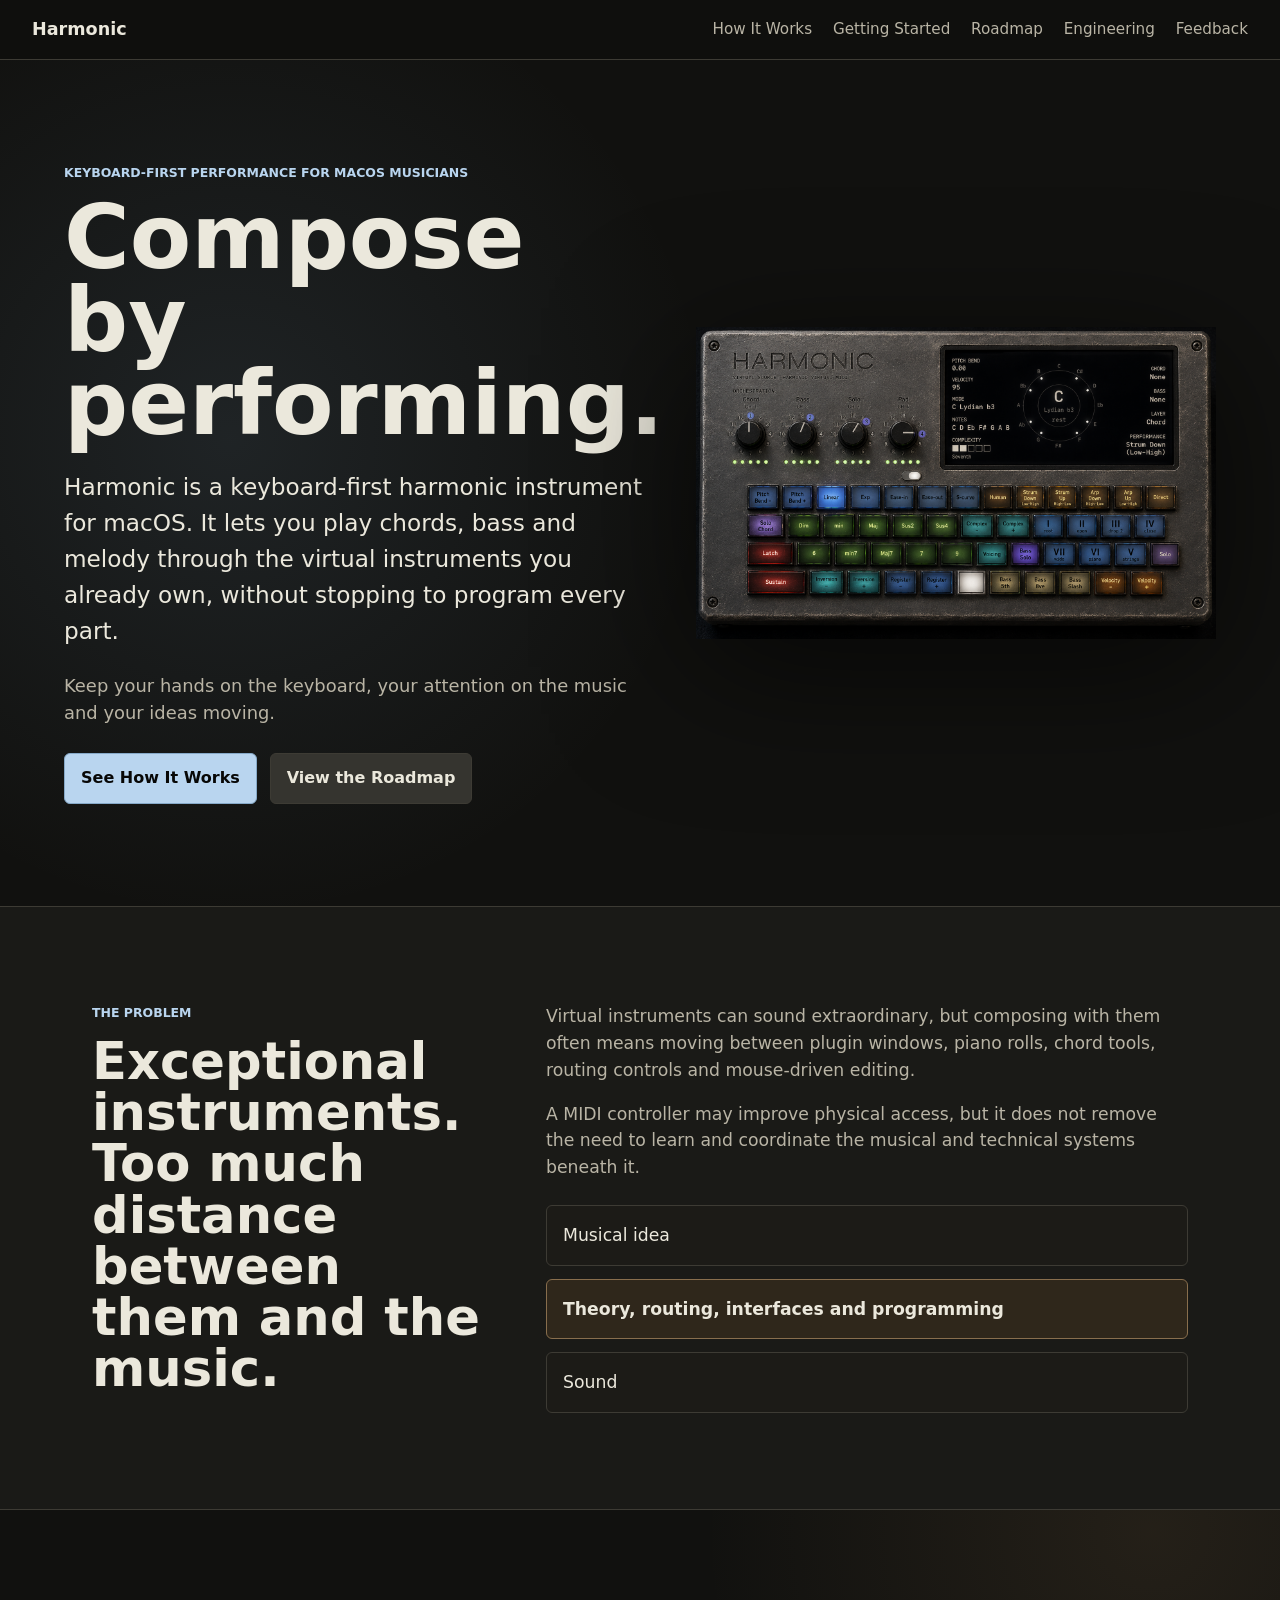
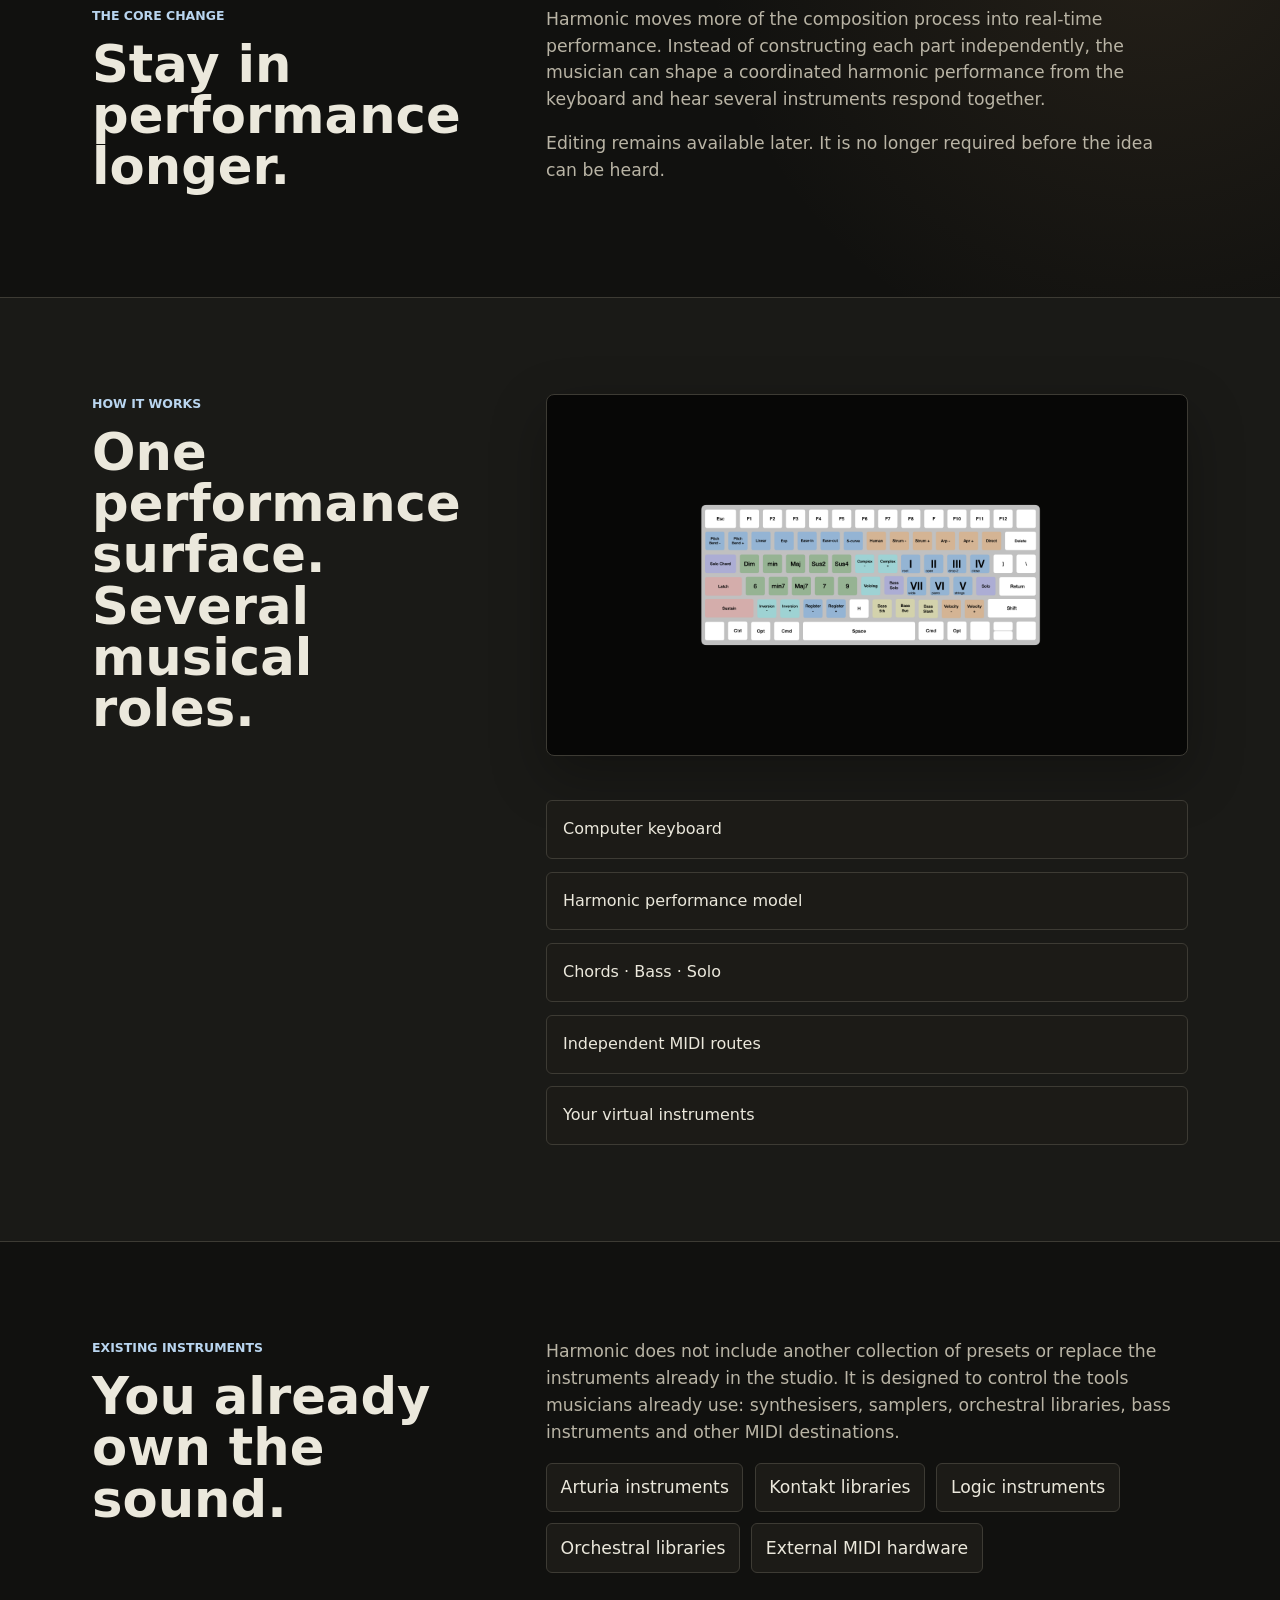
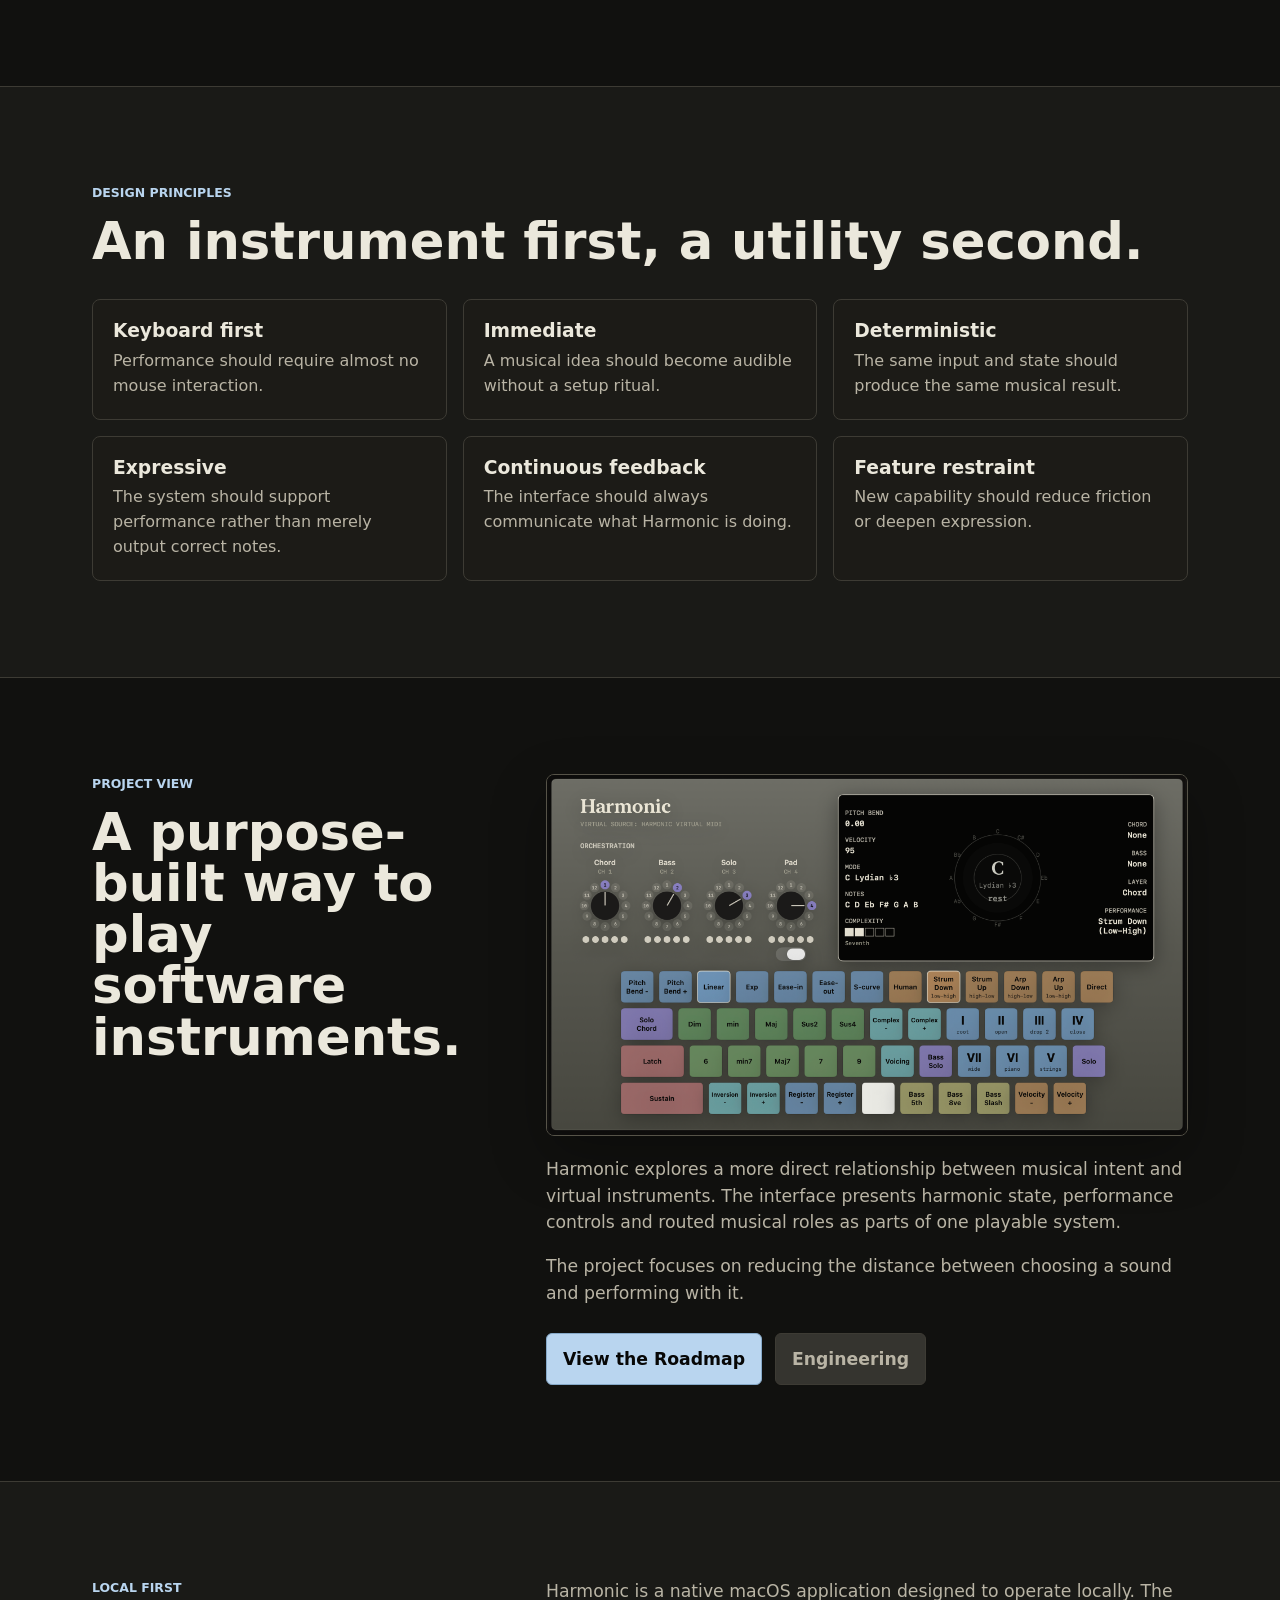
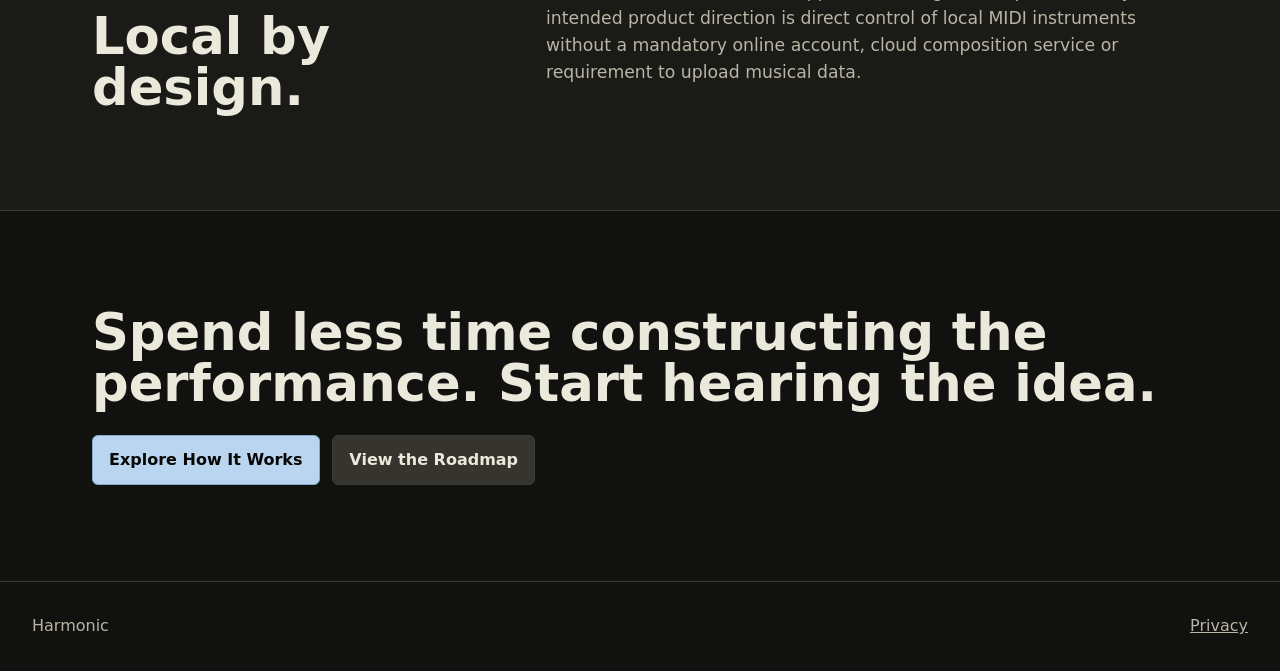
<file: index.html>
<!doctype html>
<html lang="en">
  <head>
    <meta charset="utf-8">
    <meta name="viewport" content="width=device-width, initial-scale=1">
    <title>Harmonic - Compose by performing</title>
    <meta name="description" content="Harmonic is a keyboard-first harmonic instrument for macOS that lets musicians perform chords, bass and melody through the virtual instruments they already own.">
    <link rel="stylesheet" href="assets/styles.css">
  </head>
  <body>
    <header class="site-header">
      <a class="brand" href="index.html" aria-label="Harmonic home">Harmonic</a>
      <button class="nav-toggle" type="button" aria-expanded="false" aria-controls="site-nav">Menu</button>
      <nav id="site-nav" class="site-nav" aria-label="Primary navigation">
        <a href="how-it-works.html">How It Works</a>
        <a href="getting-started.html">Getting Started</a>
        <a href="roadmap.html">Roadmap</a>
        <a href="engineering.html">Engineering</a>
        <a href="feedback.html">Feedback</a>
      </nav>
    </header>

    <main>
      <section class="hero">
        <div class="hero-copy">
          <p class="eyebrow">Keyboard-first performance for macOS musicians</p>
          <h1>Compose by performing.</h1>
          <p class="lede">Harmonic is a keyboard-first harmonic instrument for macOS. It lets you play chords, bass and melody through the virtual instruments you already own, without stopping to program every part.</p>
          <p>Keep your hands on the keyboard, your attention on the music and your ideas moving.</p>
          <div class="actions">
            <a class="button primary" href="how-it-works.html">See How It Works</a>
            <a class="button secondary" href="roadmap.html">View the Roadmap</a>
          </div>
        </div>
        <figure class="hero-media">
          <img src="assets/images/harmonic-device-mockup-v3.png" alt="Harmonic hardware-style interface concept with Chords, Bass and Solo controls.">
        </figure>
      </section>

      <section class="band">
        <div class="section-grid">
          <div>
            <p class="eyebrow">The problem</p>
            <h2>Exceptional instruments. Too much distance between them and the music.</h2>
          </div>
          <div class="copy-block">
            <p>Virtual instruments can sound extraordinary, but composing with them often means moving between plugin windows, piano rolls, chord tools, routing controls and mouse-driven editing.</p>
            <p>A MIDI controller may improve physical access, but it does not remove the need to learn and coordinate the musical and technical systems beneath it.</p>
            <div class="gap-diagram" aria-label="Musical idea through theory routing interfaces and programming to sound">
              <span>Musical idea</span>
              <strong>Theory, routing, interfaces and programming</strong>
              <span>Sound</span>
            </div>
          </div>
        </div>
      </section>

      <section class="section-grid">
        <div>
          <p class="eyebrow">The core change</p>
          <h2>Stay in performance longer.</h2>
        </div>
        <div class="copy-block">
          <p>Harmonic moves more of the composition process into real-time performance. Instead of constructing each part independently, the musician can shape a coordinated harmonic performance from the keyboard and hear several instruments respond together.</p>
          <p>Editing remains available later. It is no longer required before the idea can be heard.</p>
        </div>
      </section>

      <section class="band">
        <div class="section-grid">
          <div>
            <p class="eyebrow">How it works</p>
            <h2>One performance surface. Several musical roles.</h2>
          </div>
          <div class="media-stack">
            <img class="feature-image" src="assets/images/harmonic-key-map.png" alt="Harmonic keyboard map showing performance controls arranged across a computer keyboard.">
            <div class="flow">
              <span>Computer keyboard</span>
              <span>Harmonic performance model</span>
              <span>Chords · Bass · Solo</span>
              <span>Independent MIDI routes</span>
              <span>Your virtual instruments</span>
            </div>
          </div>
        </div>
      </section>

      <section class="section-grid">
        <div>
          <p class="eyebrow">Existing instruments</p>
          <h2>You already own the sound.</h2>
        </div>
        <div class="copy-block">
          <p>Harmonic does not include another collection of presets or replace the instruments already in the studio. It is designed to control the tools musicians already use: synthesisers, samplers, orchestral libraries, bass instruments and other MIDI destinations.</p>
          <ul class="tag-list" aria-label="Example MIDI destinations">
            <li>Arturia instruments</li>
            <li>Kontakt libraries</li>
            <li>Logic instruments</li>
            <li>Orchestral libraries</li>
            <li>External MIDI hardware</li>
          </ul>
        </div>
      </section>

      <section class="band">
        <div class="wide-section">
          <p class="eyebrow">Design principles</p>
          <h2>An instrument first, a utility second.</h2>
          <div class="principles">
            <article><h3>Keyboard first</h3><p>Performance should require almost no mouse interaction.</p></article>
            <article><h3>Immediate</h3><p>A musical idea should become audible without a setup ritual.</p></article>
            <article><h3>Deterministic</h3><p>The same input and state should produce the same musical result.</p></article>
            <article><h3>Expressive</h3><p>The system should support performance rather than merely output correct notes.</p></article>
            <article><h3>Continuous feedback</h3><p>The interface should always communicate what Harmonic is doing.</p></article>
            <article><h3>Feature restraint</h3><p>New capability should reduce friction or deepen expression.</p></article>
          </div>
        </div>
      </section>

      <section class="section-grid">
        <div>
          <p class="eyebrow">Project view</p>
          <h2>A purpose-built way to play software instruments.</h2>
        </div>
        <div class="media-stack">
          <img class="feature-image framed" src="assets/images/Screenshot%202026-07-26%20at%2022.38.55.png" alt="Development screenshot of the Harmonic interface.">
          <div class="copy-block">
            <p>Harmonic explores a more direct relationship between musical intent and virtual instruments. The interface presents harmonic state, performance controls and routed musical roles as parts of one playable system.</p>
            <p>The project focuses on reducing the distance between choosing a sound and performing with it.</p>
            <div class="actions">
              <a class="button primary" href="roadmap.html">View the Roadmap</a>
              <a class="button secondary" href="engineering.html">Engineering</a>
            </div>
          </div>
        </div>
      </section>

      <section class="band">
        <div class="section-grid">
          <div>
            <p class="eyebrow">Local first</p>
            <h2>Local by design.</h2>
          </div>
          <div class="copy-block">
            <p>Harmonic is a native macOS application designed to operate locally. The intended product direction is direct control of local MIDI instruments without a mandatory online account, cloud composition service or requirement to upload musical data.</p>
          </div>
        </div>
      </section>

      <section class="final-cta">
        <h2>Spend less time constructing the performance. Start hearing the idea.</h2>
        <div class="actions">
          <a class="button primary" href="how-it-works.html">Explore How It Works</a>
          <a class="button secondary" href="roadmap.html">View the Roadmap</a>
        </div>
      </section>
    </main>

    <footer class="site-footer">
      <span>Harmonic</span>
      <a href="privacy.html">Privacy</a>
    </footer>
    <script src="assets/site.js"></script>
  </body>
</html>
</file>
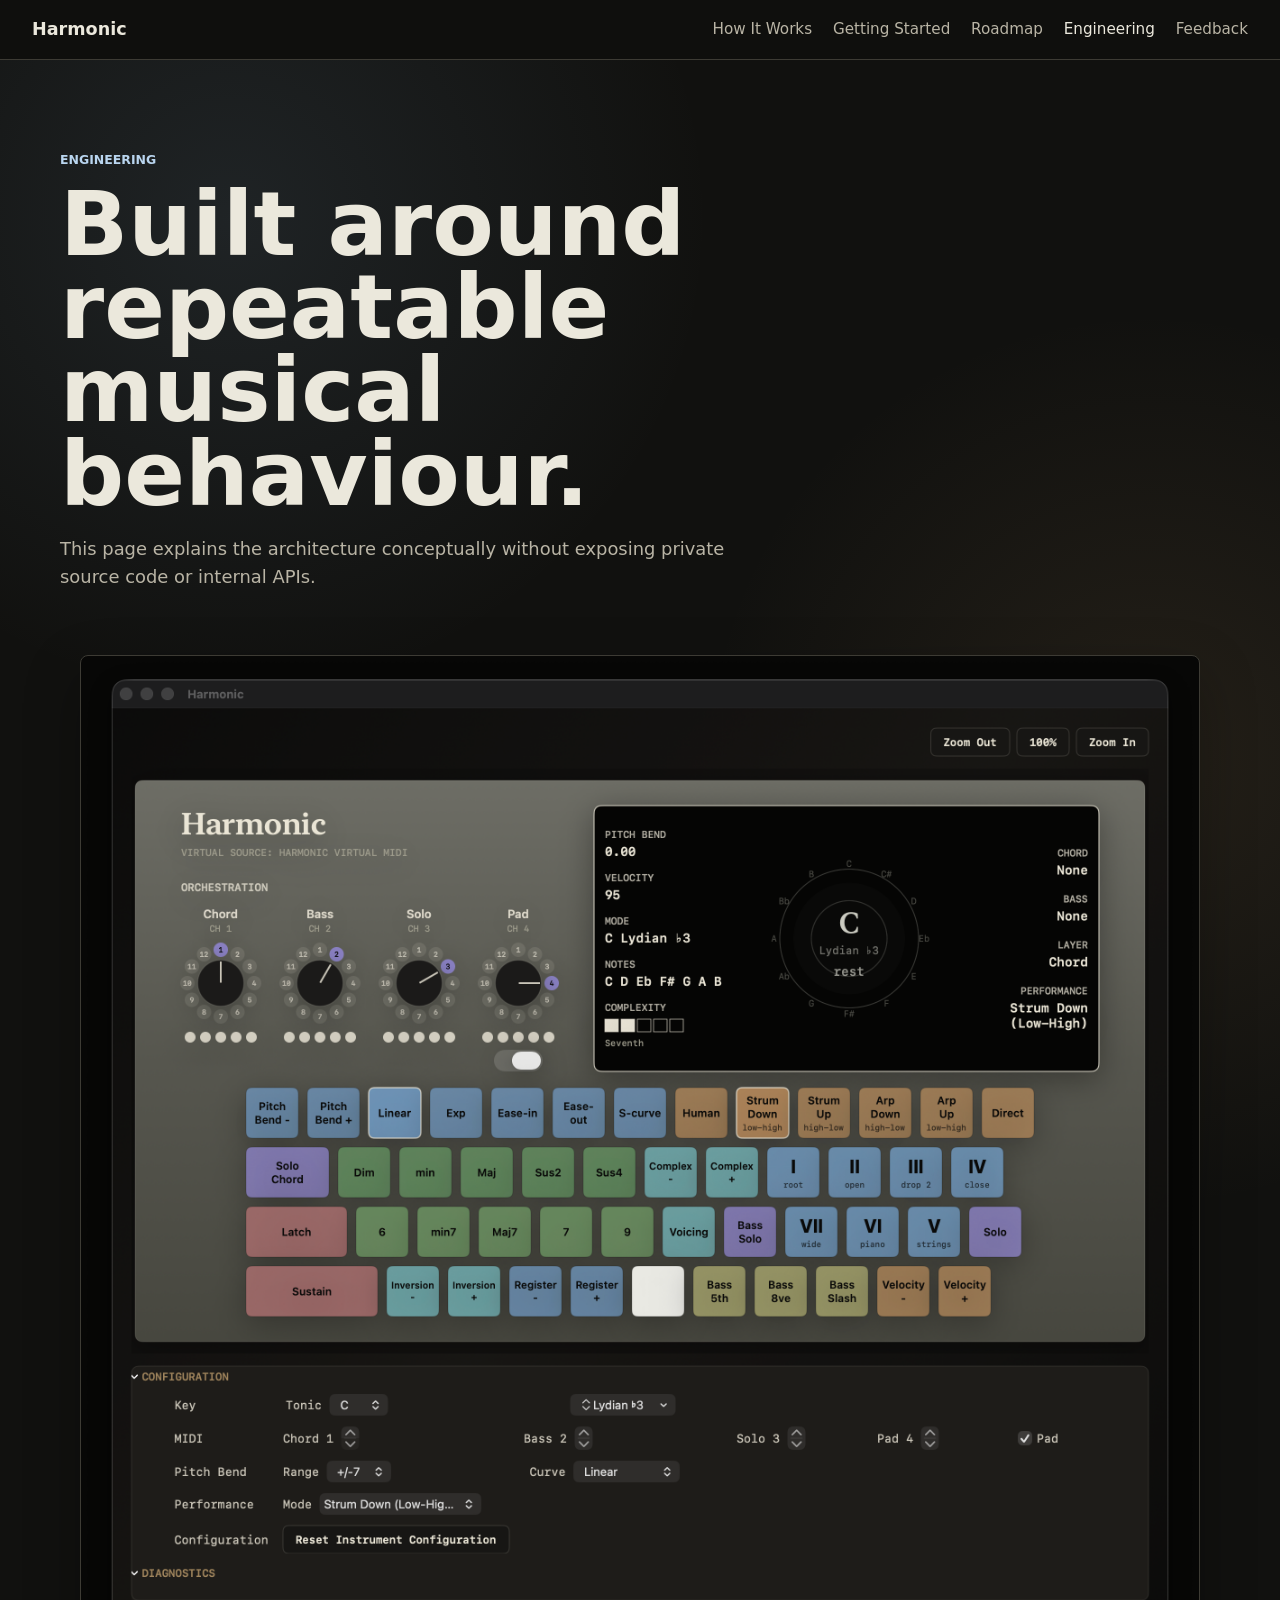
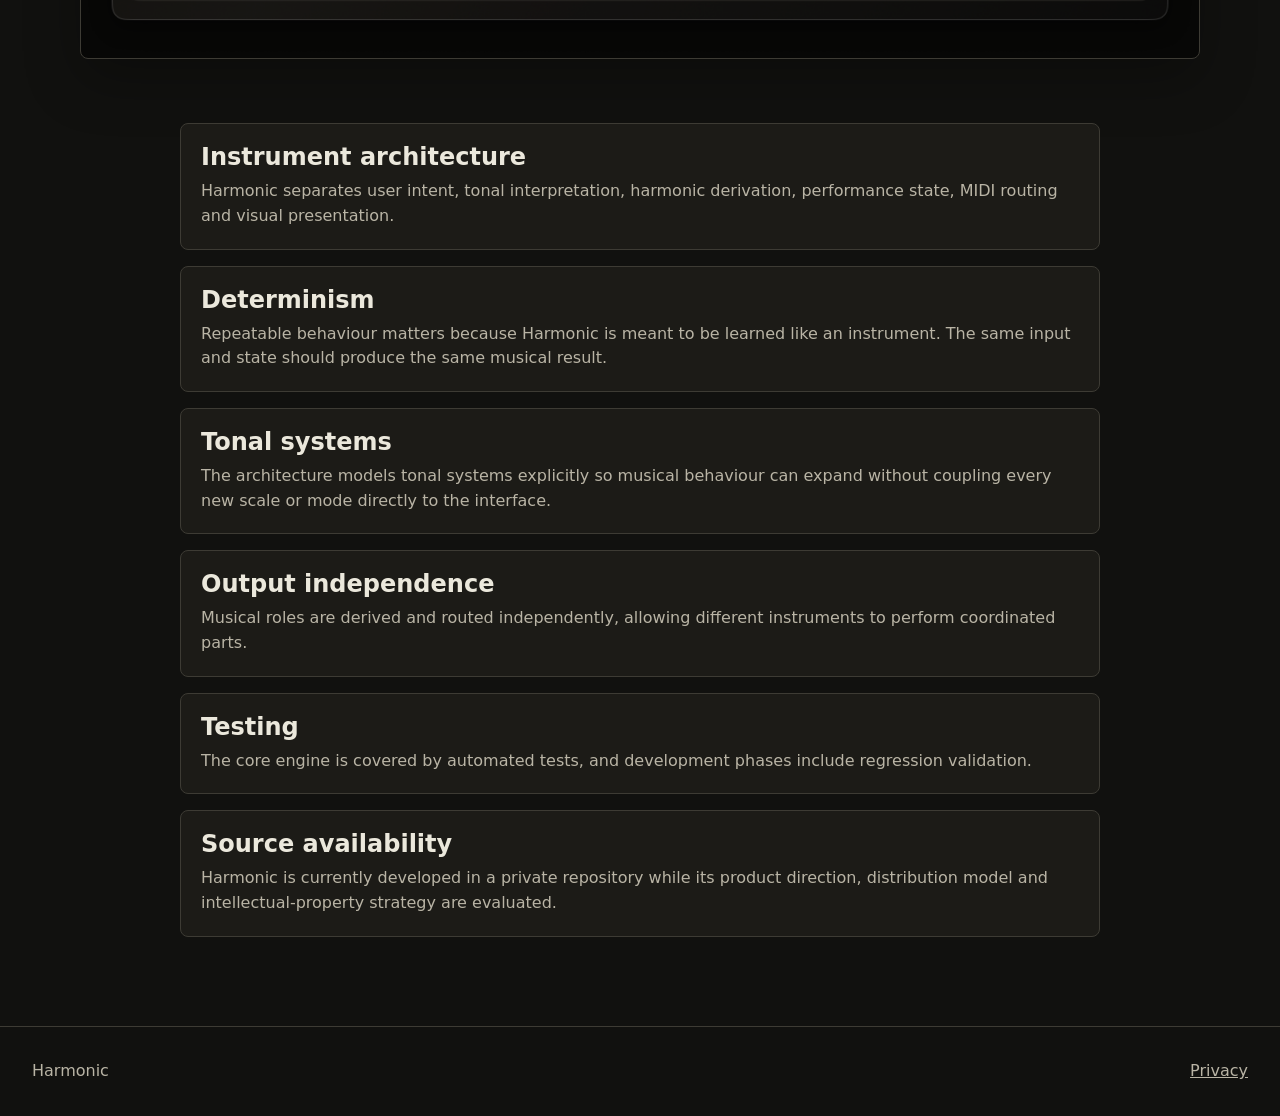
<file: engineering.html>
<!doctype html>
<html lang="en">
  <head>
    <meta charset="utf-8">
    <meta name="viewport" content="width=device-width, initial-scale=1">
    <title>Engineering - Harmonic</title>
    <meta name="description" content="Conceptual engineering notes for Harmonic's deterministic performance architecture.">
    <link rel="stylesheet" href="assets/styles.css">
  </head>
  <body>
    <header class="site-header">
      <a class="brand" href="index.html">Harmonic</a>
      <button class="nav-toggle" type="button" aria-expanded="false" aria-controls="site-nav">Menu</button>
      <nav id="site-nav" class="site-nav" aria-label="Primary navigation">
        <a href="how-it-works.html">How It Works</a>
        <a href="getting-started.html">Getting Started</a>
        <a href="roadmap.html">Roadmap</a>
        <a aria-current="page" href="engineering.html">Engineering</a>
        <a href="feedback.html">Feedback</a>
      </nav>
    </header>
    <main class="page">
      <header class="page-intro">
        <p class="eyebrow">Engineering</p>
        <h1>Built around repeatable musical behaviour.</h1>
        <p>This page explains the architecture conceptually without exposing private source code or internal APIs.</p>
      </header>
      <figure class="page-media">
        <img src="assets/images/Screenshot%202026-07-26%20at%2022.38.19.png" alt="Development screenshot of Harmonic showing interface, configuration and diagnostics areas.">
      </figure>
      <section class="content-list">
        <article><h2>Instrument architecture</h2><p>Harmonic separates user intent, tonal interpretation, harmonic derivation, performance state, MIDI routing and visual presentation.</p></article>
        <article><h2>Determinism</h2><p>Repeatable behaviour matters because Harmonic is meant to be learned like an instrument. The same input and state should produce the same musical result.</p></article>
        <article><h2>Tonal systems</h2><p>The architecture models tonal systems explicitly so musical behaviour can expand without coupling every new scale or mode directly to the interface.</p></article>
        <article><h2>Output independence</h2><p>Musical roles are derived and routed independently, allowing different instruments to perform coordinated parts.</p></article>
        <article><h2>Testing</h2><p>The core engine is covered by automated tests, and development phases include regression validation.</p></article>
        <article><h2>Source availability</h2><p>Harmonic is currently developed in a private repository while its product direction, distribution model and intellectual-property strategy are evaluated.</p></article>
      </section>
    </main>
    <footer class="site-footer"><span>Harmonic</span><a href="privacy.html">Privacy</a></footer>
    <script src="assets/site.js"></script>
  </body>
</html>
</file>
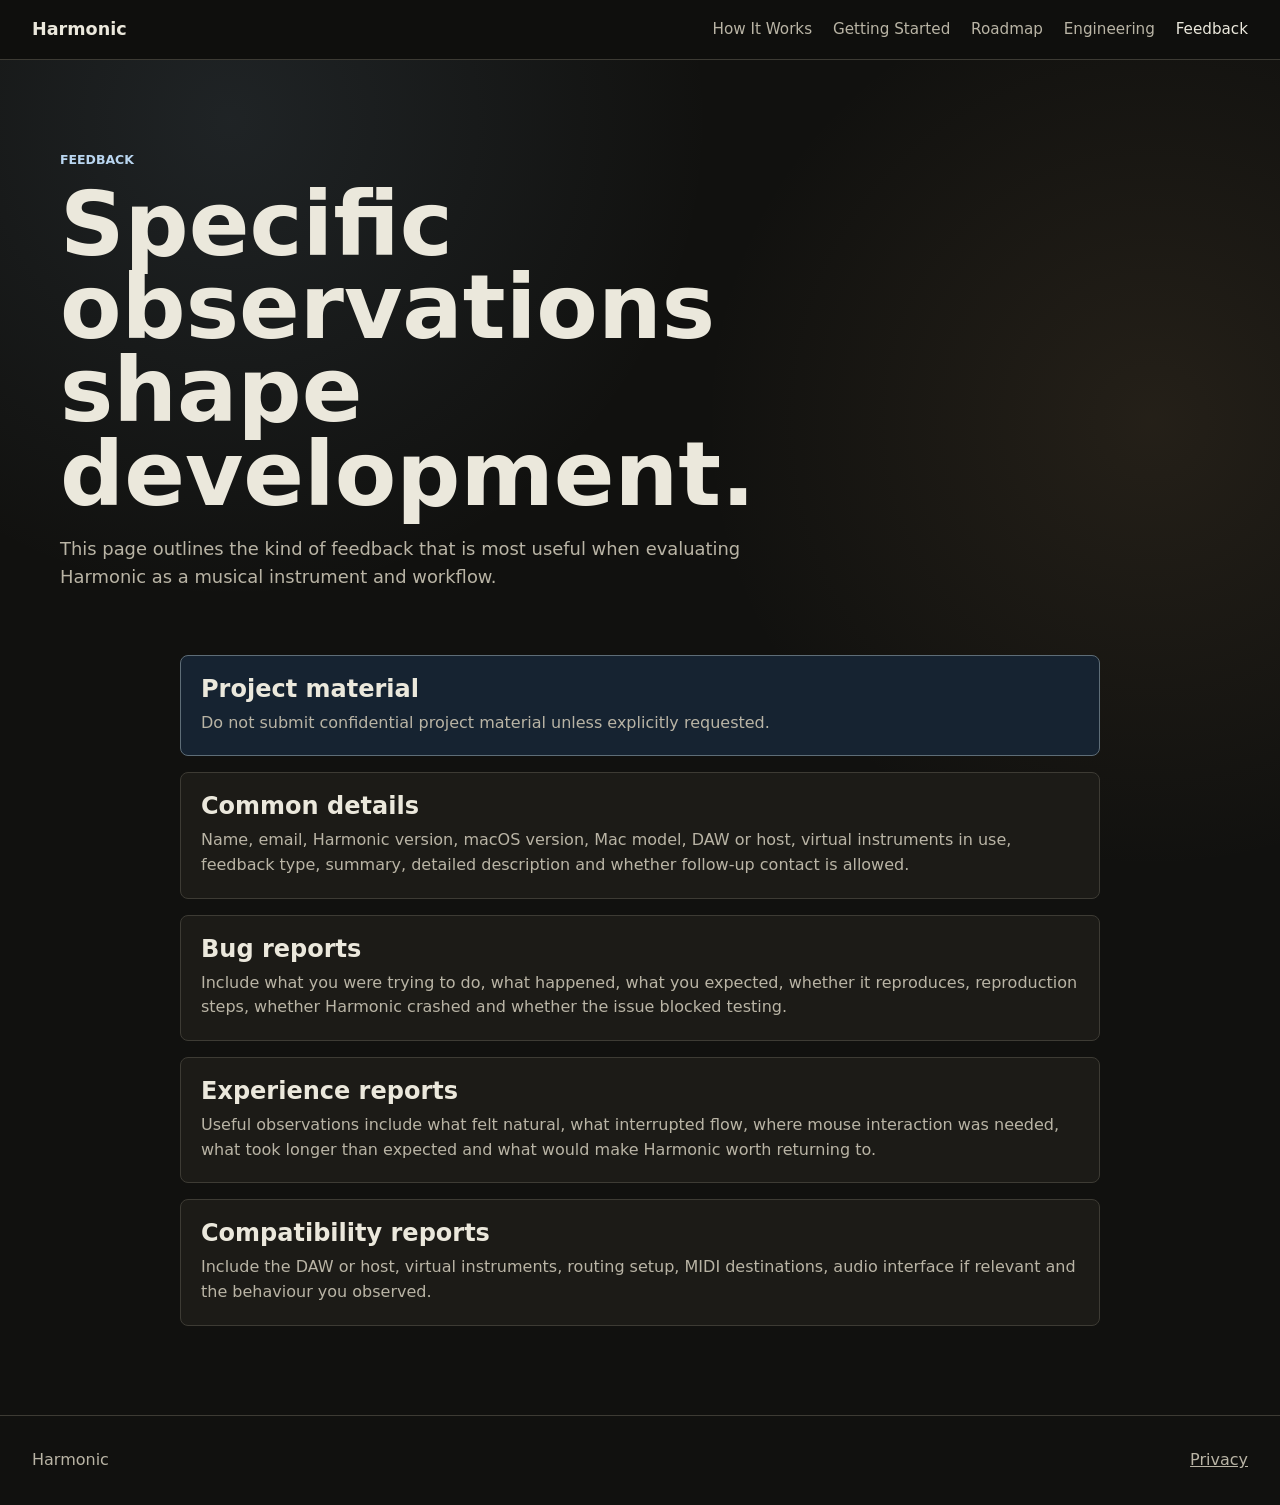
<file: feedback.html>
<!doctype html>
<html lang="en">
  <head>
    <meta charset="utf-8">
    <meta name="viewport" content="width=device-width, initial-scale=1">
    <title>Feedback - Harmonic</title>
    <meta name="description" content="Feedback themes and project observation guidance for Harmonic.">
    <link rel="stylesheet" href="assets/styles.css">
  </head>
  <body>
    <header class="site-header">
      <a class="brand" href="index.html">Harmonic</a>
      <button class="nav-toggle" type="button" aria-expanded="false" aria-controls="site-nav">Menu</button>
      <nav id="site-nav" class="site-nav" aria-label="Primary navigation">
        <a href="how-it-works.html">How It Works</a>
        <a href="getting-started.html">Getting Started</a>
        <a href="roadmap.html">Roadmap</a>
        <a href="engineering.html">Engineering</a>
        <a aria-current="page" href="feedback.html">Feedback</a>
      </nav>
    </header>
    <main class="page">
      <header class="page-intro">
        <p class="eyebrow">Feedback</p>
        <h1>Specific observations shape development.</h1>
        <p>This page outlines the kind of feedback that is most useful when evaluating Harmonic as a musical instrument and workflow.</p>
      </header>
      <section class="content-list">
        <article class="callout"><h2>Project material</h2><p>Do not submit confidential project material unless explicitly requested.</p></article>
        <article><h2>Common details</h2><p>Name, email, Harmonic version, macOS version, Mac model, DAW or host, virtual instruments in use, feedback type, summary, detailed description and whether follow-up contact is allowed.</p></article>
        <article><h2>Bug reports</h2><p>Include what you were trying to do, what happened, what you expected, whether it reproduces, reproduction steps, whether Harmonic crashed and whether the issue blocked testing.</p></article>
        <article><h2>Experience reports</h2><p>Useful observations include what felt natural, what interrupted flow, where mouse interaction was needed, what took longer than expected and what would make Harmonic worth returning to.</p></article>
        <article><h2>Compatibility reports</h2><p>Include the DAW or host, virtual instruments, routing setup, MIDI destinations, audio interface if relevant and the behaviour you observed.</p></article>
      </section>
    </main>
    <footer class="site-footer"><span>Harmonic</span><a href="privacy.html">Privacy</a></footer>
    <script src="assets/site.js"></script>
  </body>
</html>
</file>
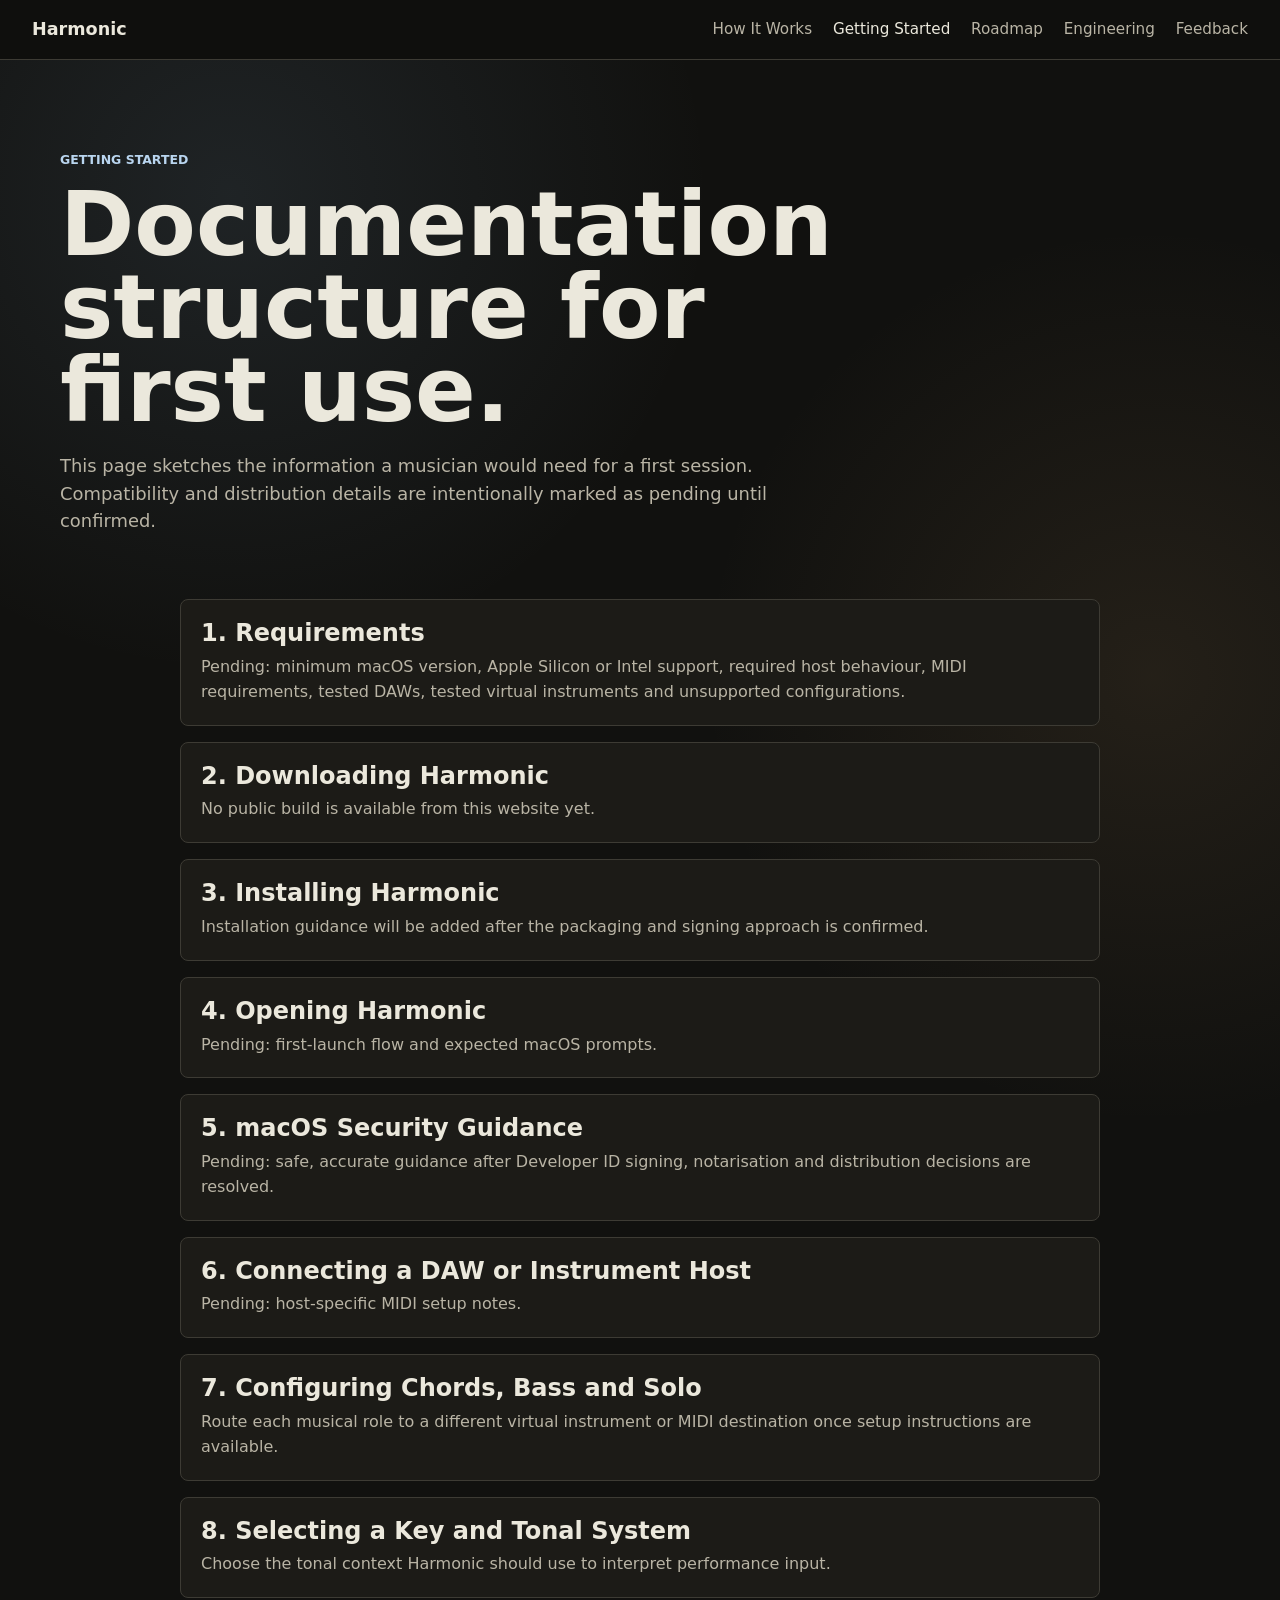
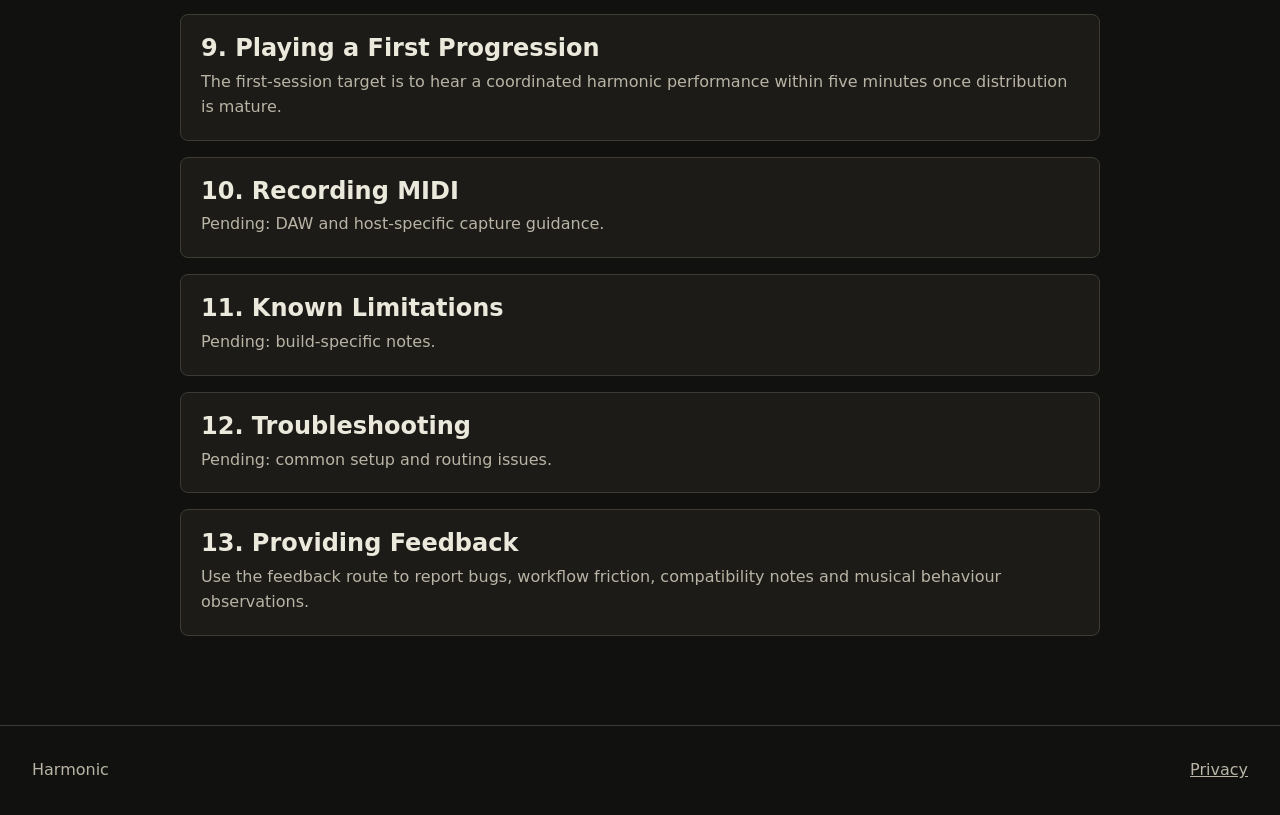
<file: getting-started.html>
<!doctype html>
<html lang="en">
  <head>
    <meta charset="utf-8">
    <meta name="viewport" content="width=device-width, initial-scale=1">
    <title>Getting Started - Harmonic</title>
    <meta name="description" content="Initial onboarding structure for installing Harmonic and connecting MIDI instruments.">
    <link rel="stylesheet" href="assets/styles.css">
  </head>
  <body>
    <header class="site-header">
      <a class="brand" href="index.html">Harmonic</a>
      <button class="nav-toggle" type="button" aria-expanded="false" aria-controls="site-nav">Menu</button>
      <nav id="site-nav" class="site-nav" aria-label="Primary navigation">
        <a href="how-it-works.html">How It Works</a>
        <a aria-current="page" href="getting-started.html">Getting Started</a>
        <a href="roadmap.html">Roadmap</a>
        <a href="engineering.html">Engineering</a>
        <a href="feedback.html">Feedback</a>
      </nav>
    </header>
    <main class="page">
      <header class="page-intro">
        <p class="eyebrow">Getting started</p>
        <h1>Documentation structure for first use.</h1>
        <p>This page sketches the information a musician would need for a first session. Compatibility and distribution details are intentionally marked as pending until confirmed.</p>
      </header>
      <section class="checklist">
        <article><h2>1. Requirements</h2><p>Pending: minimum macOS version, Apple Silicon or Intel support, required host behaviour, MIDI requirements, tested DAWs, tested virtual instruments and unsupported configurations.</p></article>
        <article><h2>2. Downloading Harmonic</h2><p>No public build is available from this website yet.</p></article>
        <article><h2>3. Installing Harmonic</h2><p>Installation guidance will be added after the packaging and signing approach is confirmed.</p></article>
        <article><h2>4. Opening Harmonic</h2><p>Pending: first-launch flow and expected macOS prompts.</p></article>
        <article><h2>5. macOS Security Guidance</h2><p>Pending: safe, accurate guidance after Developer ID signing, notarisation and distribution decisions are resolved.</p></article>
        <article><h2>6. Connecting a DAW or Instrument Host</h2><p>Pending: host-specific MIDI setup notes.</p></article>
        <article><h2>7. Configuring Chords, Bass and Solo</h2><p>Route each musical role to a different virtual instrument or MIDI destination once setup instructions are available.</p></article>
        <article><h2>8. Selecting a Key and Tonal System</h2><p>Choose the tonal context Harmonic should use to interpret performance input.</p></article>
        <article><h2>9. Playing a First Progression</h2><p>The first-session target is to hear a coordinated harmonic performance within five minutes once distribution is mature.</p></article>
        <article><h2>10. Recording MIDI</h2><p>Pending: DAW and host-specific capture guidance.</p></article>
        <article><h2>11. Known Limitations</h2><p>Pending: build-specific notes.</p></article>
        <article><h2>12. Troubleshooting</h2><p>Pending: common setup and routing issues.</p></article>
        <article><h2>13. Providing Feedback</h2><p>Use the feedback route to report bugs, workflow friction, compatibility notes and musical behaviour observations.</p></article>
      </section>
    </main>
    <footer class="site-footer"><span>Harmonic</span><a href="privacy.html">Privacy</a></footer>
    <script src="assets/site.js"></script>
  </body>
</html>
</file>
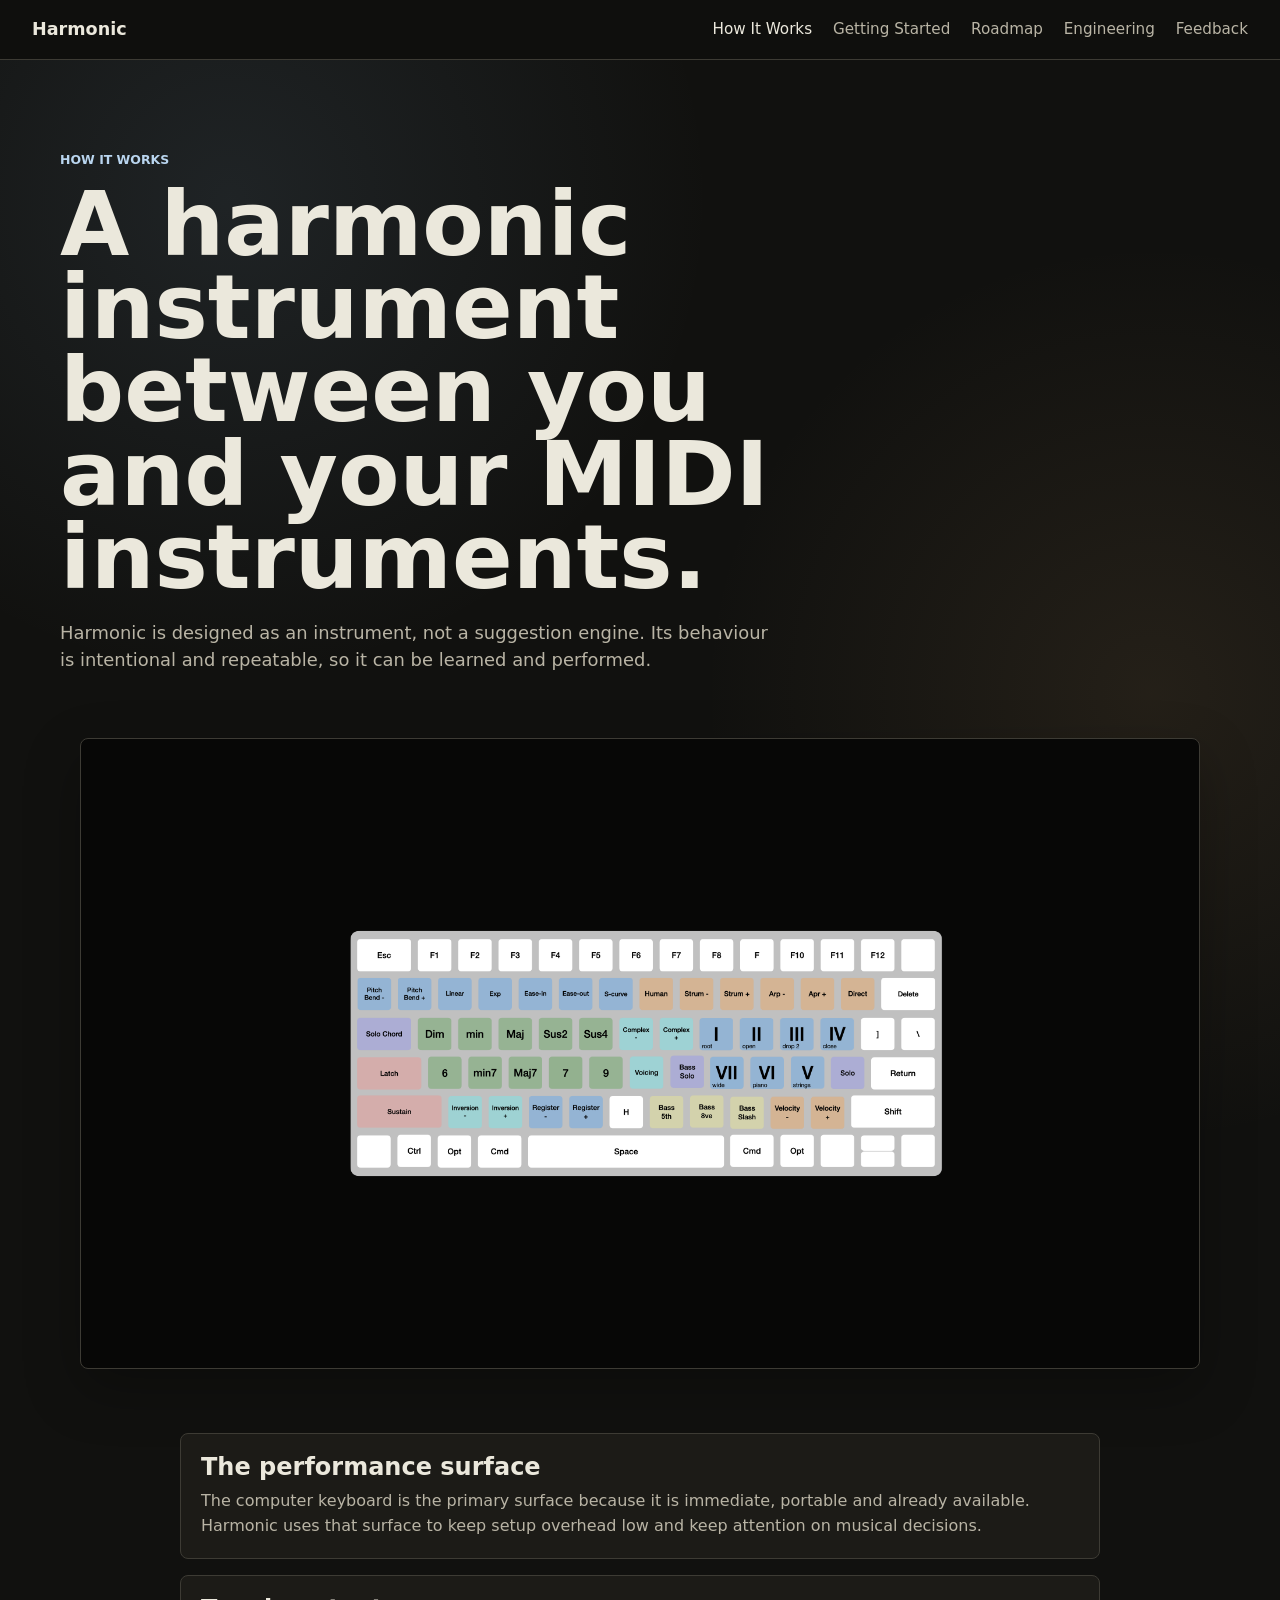
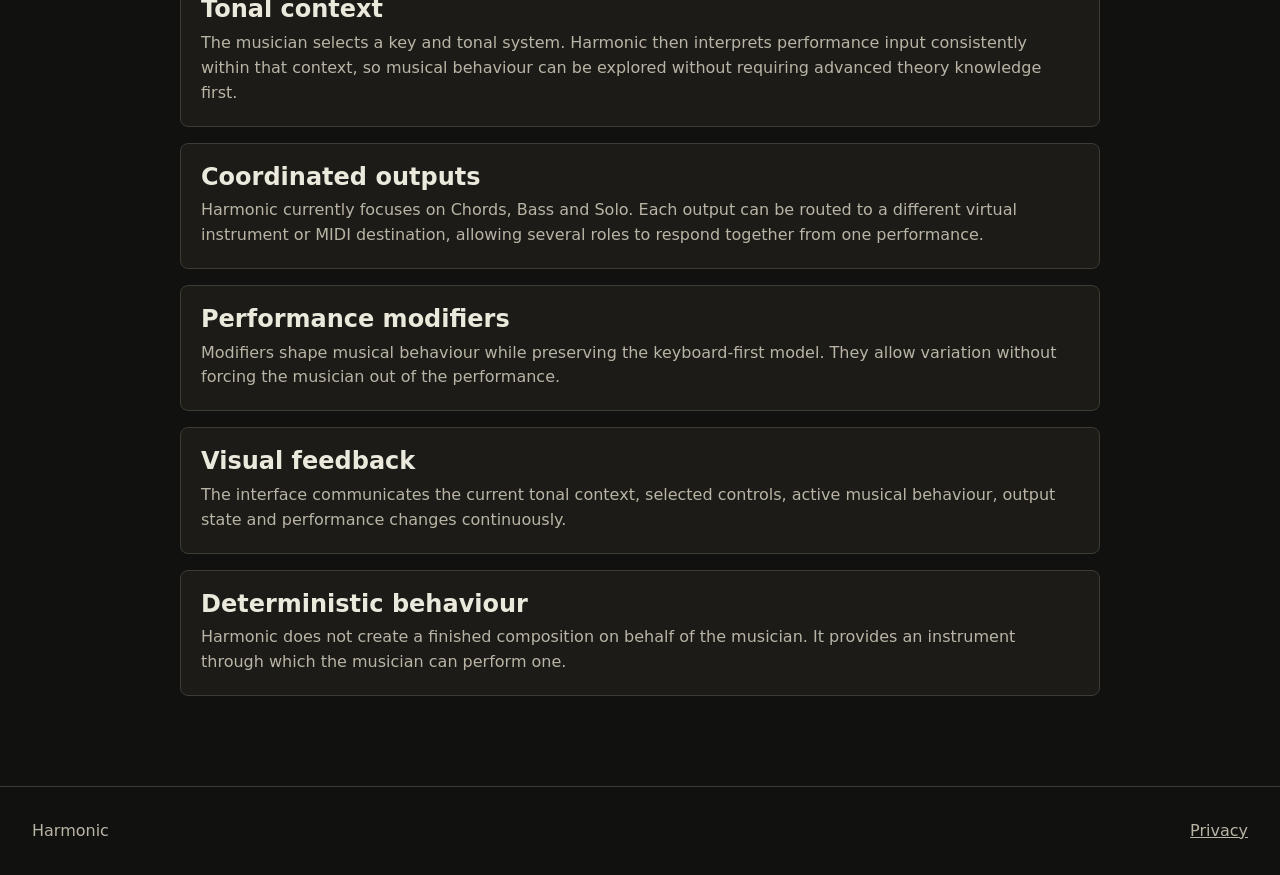
<file: how-it-works.html>
<!doctype html>
<html lang="en">
  <head>
    <meta charset="utf-8">
    <meta name="viewport" content="width=device-width, initial-scale=1">
    <title>How It Works - Harmonic</title>
    <meta name="description" content="How Harmonic turns keyboard-first performance input into coordinated chords, bass and solo MIDI outputs.">
    <link rel="stylesheet" href="assets/styles.css">
  </head>
  <body>
    <header class="site-header">
      <a class="brand" href="index.html">Harmonic</a>
      <button class="nav-toggle" type="button" aria-expanded="false" aria-controls="site-nav">Menu</button>
      <nav id="site-nav" class="site-nav" aria-label="Primary navigation">
        <a aria-current="page" href="how-it-works.html">How It Works</a>
        <a href="getting-started.html">Getting Started</a>
        <a href="roadmap.html">Roadmap</a>
        <a href="engineering.html">Engineering</a>
        <a href="feedback.html">Feedback</a>
      </nav>
    </header>
    <main class="page">
      <header class="page-intro">
        <p class="eyebrow">How it works</p>
        <h1>A harmonic instrument between you and your MIDI instruments.</h1>
        <p>Harmonic is designed as an instrument, not a suggestion engine. Its behaviour is intentional and repeatable, so it can be learned and performed.</p>
      </header>
      <figure class="page-media">
        <img src="assets/images/harmonic-key-map.png" alt="Harmonic keyboard map showing performance controls across the computer keyboard.">
      </figure>
      <section class="content-list">
        <article><h2>The performance surface</h2><p>The computer keyboard is the primary surface because it is immediate, portable and already available. Harmonic uses that surface to keep setup overhead low and keep attention on musical decisions.</p></article>
        <article><h2>Tonal context</h2><p>The musician selects a key and tonal system. Harmonic then interprets performance input consistently within that context, so musical behaviour can be explored without requiring advanced theory knowledge first.</p></article>
        <article><h2>Coordinated outputs</h2><p>Harmonic currently focuses on Chords, Bass and Solo. Each output can be routed to a different virtual instrument or MIDI destination, allowing several roles to respond together from one performance.</p></article>
        <article><h2>Performance modifiers</h2><p>Modifiers shape musical behaviour while preserving the keyboard-first model. They allow variation without forcing the musician out of the performance.</p></article>
        <article><h2>Visual feedback</h2><p>The interface communicates the current tonal context, selected controls, active musical behaviour, output state and performance changes continuously.</p></article>
        <article><h2>Deterministic behaviour</h2><p>Harmonic does not create a finished composition on behalf of the musician. It provides an instrument through which the musician can perform one.</p></article>
      </section>
    </main>
    <footer class="site-footer"><span>Harmonic</span><a href="privacy.html">Privacy</a></footer>
    <script src="assets/site.js"></script>
  </body>
</html>
</file>
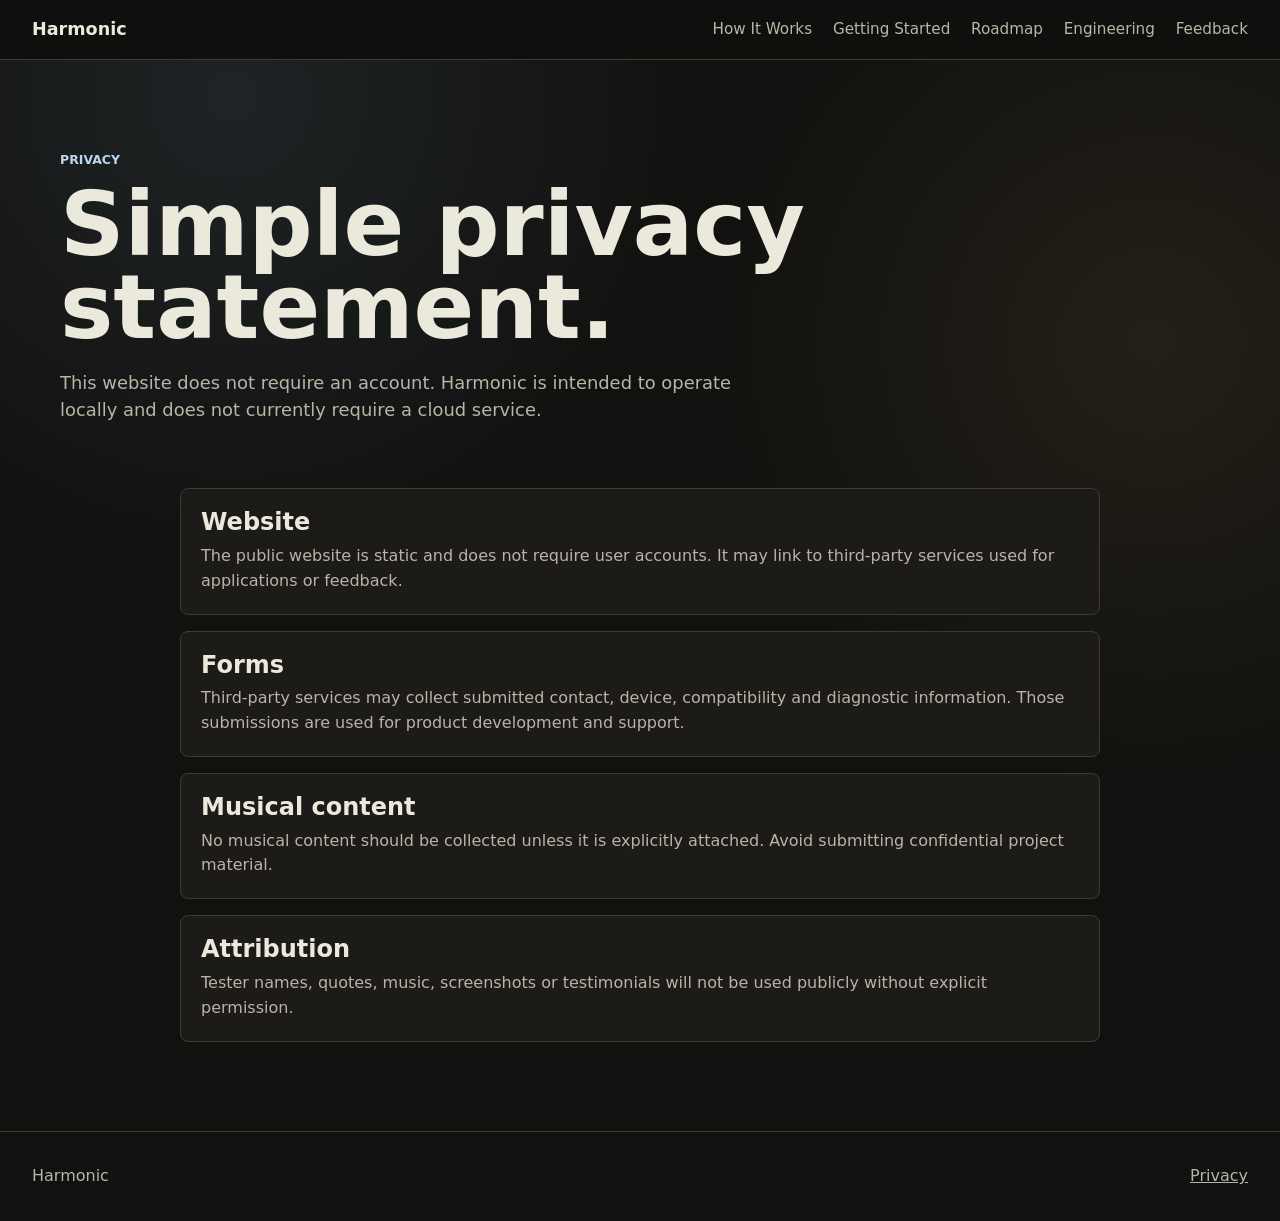
<file: privacy.html>
<!doctype html>
<html lang="en">
  <head>
    <meta charset="utf-8">
    <meta name="viewport" content="width=device-width, initial-scale=1">
    <title>Privacy - Harmonic</title>
    <meta name="description" content="Privacy statement for the Harmonic website and feedback process.">
    <link rel="stylesheet" href="assets/styles.css">
  </head>
  <body>
    <header class="site-header">
      <a class="brand" href="index.html">Harmonic</a>
      <button class="nav-toggle" type="button" aria-expanded="false" aria-controls="site-nav">Menu</button>
      <nav id="site-nav" class="site-nav" aria-label="Primary navigation">
        <a href="how-it-works.html">How It Works</a>
        <a href="getting-started.html">Getting Started</a>
        <a href="roadmap.html">Roadmap</a>
        <a href="engineering.html">Engineering</a>
        <a href="feedback.html">Feedback</a>
      </nav>
    </header>
    <main class="page">
      <header class="page-intro">
        <p class="eyebrow">Privacy</p>
        <h1>Simple privacy statement.</h1>
        <p>This website does not require an account. Harmonic is intended to operate locally and does not currently require a cloud service.</p>
      </header>
      <section class="content-list">
        <article><h2>Website</h2><p>The public website is static and does not require user accounts. It may link to third-party services used for applications or feedback.</p></article>
        <article><h2>Forms</h2><p>Third-party services may collect submitted contact, device, compatibility and diagnostic information. Those submissions are used for product development and support.</p></article>
        <article><h2>Musical content</h2><p>No musical content should be collected unless it is explicitly attached. Avoid submitting confidential project material.</p></article>
        <article><h2>Attribution</h2><p>Tester names, quotes, music, screenshots or testimonials will not be used publicly without explicit permission.</p></article>
      </section>
    </main>
    <footer class="site-footer"><span>Harmonic</span><a href="privacy.html">Privacy</a></footer>
    <script src="assets/site.js"></script>
  </body>
</html>
</file>
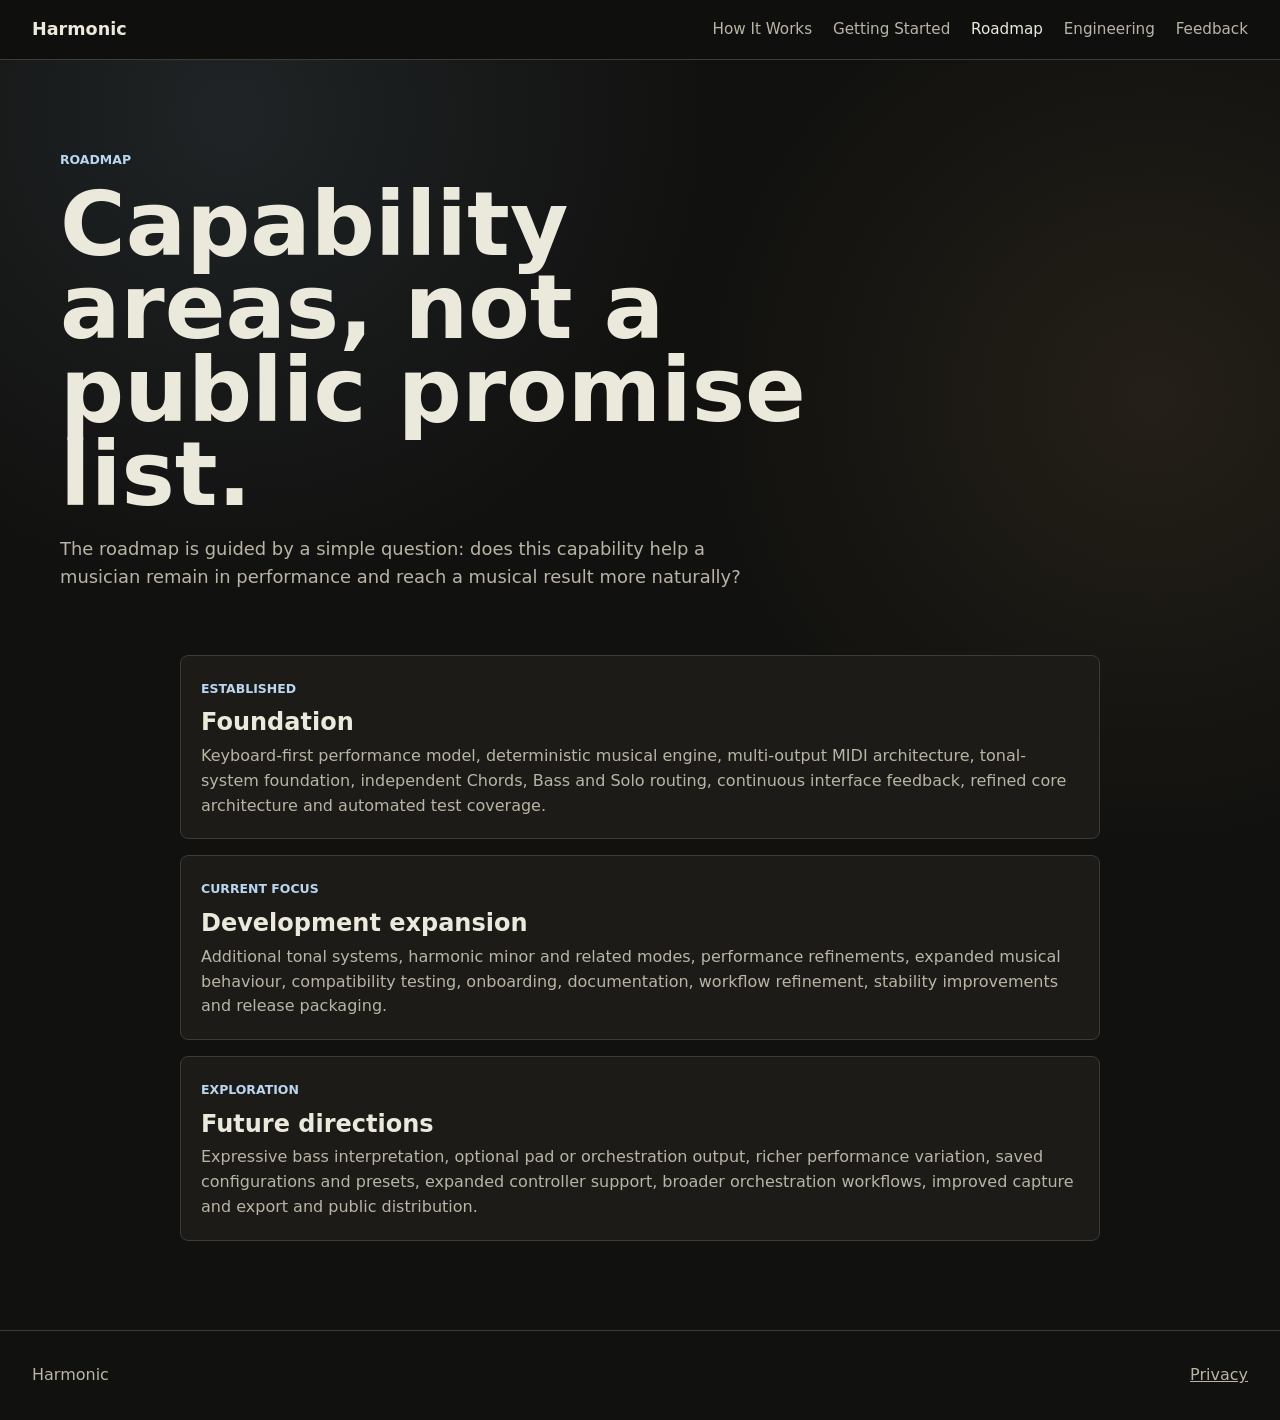
<file: roadmap.html>
<!doctype html>
<html lang="en">
  <head>
    <meta charset="utf-8">
    <meta name="viewport" content="width=device-width, initial-scale=1">
    <title>Roadmap - Harmonic</title>
    <meta name="description" content="Public roadmap themes for Harmonic development and future exploration.">
    <link rel="stylesheet" href="assets/styles.css">
  </head>
  <body>
    <header class="site-header">
      <a class="brand" href="index.html">Harmonic</a>
      <button class="nav-toggle" type="button" aria-expanded="false" aria-controls="site-nav">Menu</button>
      <nav id="site-nav" class="site-nav" aria-label="Primary navigation">
        <a href="how-it-works.html">How It Works</a>
        <a href="getting-started.html">Getting Started</a>
        <a aria-current="page" href="roadmap.html">Roadmap</a>
        <a href="engineering.html">Engineering</a>
        <a href="feedback.html">Feedback</a>
      </nav>
    </header>
    <main class="page">
      <header class="page-intro">
        <p class="eyebrow">Roadmap</p>
        <h1>Capability areas, not a public promise list.</h1>
        <p>The roadmap is guided by a simple question: does this capability help a musician remain in performance and reach a musical result more naturally?</p>
      </header>
      <section class="timeline">
        <article><span>Established</span><h2>Foundation</h2><p>Keyboard-first performance model, deterministic musical engine, multi-output MIDI architecture, tonal-system foundation, independent Chords, Bass and Solo routing, continuous interface feedback, refined core architecture and automated test coverage.</p></article>
        <article><span>Current focus</span><h2>Development expansion</h2><p>Additional tonal systems, harmonic minor and related modes, performance refinements, expanded musical behaviour, compatibility testing, onboarding, documentation, workflow refinement, stability improvements and release packaging.</p></article>
        <article><span>Exploration</span><h2>Future directions</h2><p>Expressive bass interpretation, optional pad or orchestration output, richer performance variation, saved configurations and presets, expanded controller support, broader orchestration workflows, improved capture and export and public distribution.</p></article>
      </section>
    </main>
    <footer class="site-footer"><span>Harmonic</span><a href="privacy.html">Privacy</a></footer>
    <script src="assets/site.js"></script>
  </body>
</html>
</file>
<file: assets/styles.css>
:root {
  --ink: #ebe8dc;
  --muted: #b9b4a5;
  --paper: #11110f;
  --panel: #1c1b17;
  --panel-soft: #2f312b;
  --line: #3d3b34;
  --accent: #86a9c8;
  --accent-strong: #b9d5ef;
  --green: #6d9865;
  --cyan: #6aaeb1;
  --purple: #8980bf;
  --red: #a86767;
  --warm: #b08a5a;
  --dark: #070706;
  color-scheme: dark;
}

* {
  box-sizing: border-box;
}

body {
  margin: 0;
  font-family: Inter, ui-sans-serif, system-ui, -apple-system, BlinkMacSystemFont, "Segoe UI", sans-serif;
  line-height: 1.55;
  color: var(--ink);
  background:
    radial-gradient(circle at 18% 8%, rgba(134, 169, 200, .12), transparent 30rem),
    radial-gradient(circle at 90% 28%, rgba(176, 138, 90, .12), transparent 28rem),
    var(--paper);
}

a {
  color: inherit;
}

.site-header {
  position: sticky;
  top: 0;
  z-index: 20;
  display: flex;
  gap: 1rem;
  align-items: center;
  justify-content: space-between;
  padding: 1rem clamp(1rem, 3vw, 2rem);
  border-bottom: 1px solid var(--line);
  background: color-mix(in srgb, var(--paper) 88%, black);
  backdrop-filter: blur(14px);
}

.brand {
  font-size: 1.1rem;
  font-weight: 760;
  text-decoration: none;
  letter-spacing: 0;
}

.site-nav {
  display: flex;
  margin-left: auto;
  justify-content: flex-end;
  gap: clamp(.7rem, 2vw, 1.3rem);
  font-size: .95rem;
}

.site-nav a {
  color: var(--muted);
  text-decoration: none;
}

.site-nav a:hover,
.site-nav a[aria-current="page"] {
  color: var(--ink);
}

.header-cta,
.button {
  display: inline-flex;
  align-items: center;
  justify-content: center;
  min-height: 2.75rem;
  padding: .75rem 1rem;
  border: 1px solid var(--line);
  border-radius: 6px;
  font-weight: 700;
  text-decoration: none;
  white-space: nowrap;
}

.header-cta {
  color: white;
  background: #365d7b;
  border-color: var(--accent);
}

.button.primary {
  color: #070706;
  background: var(--accent-strong);
  border-color: var(--accent);
}

.button.primary:hover,
.header-cta:hover {
  background: #d3e8f7;
}

.button.secondary {
  background: color-mix(in srgb, var(--panel) 88%, #ebe8dc);
}

.nav-toggle {
  display: none;
}

.hero {
  min-height: calc(100vh - 4.9rem);
  display: grid;
  grid-template-columns: minmax(0, 1fr) minmax(320px, 520px);
  gap: clamp(2rem, 6vw, 5rem);
  align-items: center;
  padding: clamp(3rem, 8vw, 6.5rem) clamp(1rem, 5vw, 5rem);
}

.hero-copy,
.page-intro,
.wide-section,
.final-cta {
  max-width: 1160px;
  margin: 0 auto;
}

.hero h1,
.page-intro h1 {
  max-width: 11ch;
  margin: 0 0 1.2rem;
  font-size: clamp(3rem, 7vw, 6.8rem);
  line-height: .93;
  letter-spacing: 0;
}

.page-intro h1 {
  max-width: 13ch;
}

.hero p,
.page-intro p {
  max-width: 720px;
  font-size: 1.12rem;
  color: var(--muted);
}

.lede {
  font-size: clamp(1.2rem, 2.2vw, 1.45rem) !important;
  color: var(--ink) !important;
}

.eyebrow {
  margin: 0 0 .85rem;
  color: var(--accent-strong) !important;
  font-size: .78rem !important;
  font-weight: 800;
  letter-spacing: 0;
  text-transform: uppercase;
}

.actions {
  display: flex;
  flex-wrap: wrap;
  gap: .8rem;
  margin-top: 1.6rem;
}

.hero-media,
.page-media {
  margin: 0;
}

.hero-media img,
.page-media img,
.feature-image {
  display: block;
  width: 100%;
  height: auto;
}

.hero-media {
  justify-self: end;
  width: min(100%, 560px);
}

.hero-media img {
  filter: drop-shadow(0 28px 70px rgba(0, 0, 0, .62));
}

.band {
  background: #1a1a17;
  border-block: 1px solid var(--line);
}

.section-grid {
  display: grid;
  grid-template-columns: minmax(220px, 390px) minmax(0, 1fr);
  gap: clamp(1.5rem, 5vw, 5rem);
  max-width: 1160px;
  margin: 0 auto;
  padding: clamp(3.5rem, 8vw, 6rem) clamp(1rem, 4vw, 2rem);
}

.section-grid h2,
.wide-section h2,
.final-cta h2 {
  margin: 0;
  font-size: clamp(2rem, 4vw, 3.8rem);
  line-height: 1;
  letter-spacing: 0;
}

.copy-block {
  font-size: 1.08rem;
  color: var(--muted);
}

.copy-block p:first-child {
  margin-top: 0;
}

.gap-diagram,
.flow {
  display: grid;
  gap: .8rem;
  margin-top: 1.5rem;
}

.gap-diagram span,
.gap-diagram strong,
.flow span {
  display: block;
  padding: 1rem;
  border: 1px solid var(--line);
  border-radius: 6px;
  color: var(--ink);
  background: var(--panel);
}

.gap-diagram strong {
  border-color: color-mix(in srgb, var(--warm) 65%, var(--line));
  background: #2f271b;
}

.tag-list {
  display: flex;
  flex-wrap: wrap;
  gap: .7rem;
  padding: 0;
  list-style: none;
}

.tag-list li {
  padding: .65rem .85rem;
  border: 1px solid var(--line);
  border-radius: 6px;
  color: var(--ink);
  background: var(--panel);
}

.wide-section {
  padding: clamp(3.5rem, 8vw, 6rem) clamp(1rem, 4vw, 2rem);
}

.principles {
  display: grid;
  grid-template-columns: repeat(3, 1fr);
  gap: 1rem;
  margin-top: 2rem;
}

.principles article,
.content-list article,
.checklist article,
.timeline article,
.callout {
  border: 1px solid var(--line);
  border-radius: 8px;
  padding: 1.25rem;
  background: var(--panel);
}

.principles h3,
.content-list h2,
.checklist h2,
.timeline h2 {
  margin: 0 0 .45rem;
  line-height: 1.15;
}

.principles p,
.content-list p,
.checklist p,
.timeline p {
  margin: 0;
  color: var(--muted);
}

.final-cta {
  padding: clamp(4rem, 8vw, 6rem) clamp(1rem, 4vw, 2rem);
}

.page {
  padding: clamp(3rem, 7vw, 6rem) clamp(1rem, 4vw, 2rem);
}

.page-intro {
  margin-bottom: clamp(2rem, 5vw, 4rem);
}

.content-list,
.checklist,
.timeline {
  display: grid;
  gap: 1rem;
  max-width: 920px;
  margin: 0 auto;
}

.timeline article span {
  display: inline-block;
  margin-bottom: .7rem;
  color: var(--accent-strong);
  font-size: .78rem;
  font-weight: 800;
  text-transform: uppercase;
}

.callout {
  border-color: color-mix(in srgb, var(--accent) 45%, var(--line)) !important;
  background: #162331 !important;
}

.media-stack {
  display: grid;
  gap: 1.25rem;
}

.feature-image,
.page-media {
  border: 1px solid var(--line);
  border-radius: 8px;
  background: var(--dark);
  box-shadow: 0 20px 55px rgba(0, 0, 0, .28);
  overflow: hidden;
}

.feature-image.framed {
  border-color: #565348;
}

.page-media {
  max-width: 1120px;
  margin: 0 auto clamp(2rem, 5vw, 4rem);
}

.site-footer {
  display: flex;
  justify-content: space-between;
  gap: 1rem;
  padding: 2rem clamp(1rem, 4vw, 2rem);
  border-top: 1px solid var(--line);
  color: var(--muted);
}

@media (max-width: 860px) {
  .site-header {
    display: grid;
    grid-template-columns: 1fr auto;
  }

  .nav-toggle {
    display: inline-flex;
    justify-content: center;
    min-height: 2.4rem;
    padding: .55rem .75rem;
    border: 1px solid var(--line);
    border-radius: 6px;
    color: var(--ink);
    background: var(--panel);
  }

  .site-nav,
  .header-cta {
    display: none;
  }

  .site-nav[data-open="true"] {
    grid-column: 1 / -1;
    display: grid;
    justify-content: stretch;
    gap: 0;
    border: 1px solid var(--line);
    border-radius: 8px;
    background: var(--panel);
  }

  .site-nav[data-open="true"] a {
    padding: .85rem 1rem;
    border-bottom: 1px solid var(--line);
  }

  .site-nav[data-open="true"] a:last-child {
    border-bottom: 0;
  }

  .hero,
  .section-grid {
    grid-template-columns: 1fr;
  }

  .hero {
    min-height: auto;
  }

  .product-panel {
    order: -1;
  }

  .principles {
    grid-template-columns: 1fr;
  }

  .output-grid {
    grid-template-columns: 1fr;
  }
}

@media (max-width: 520px) {
  .hero h1,
  .page-intro h1 {
    font-size: 3rem;
  }

  .button {
    width: 100%;
  }

  .screen-bar,
  .route-strip {
    display: grid;
  }
}
</file>
